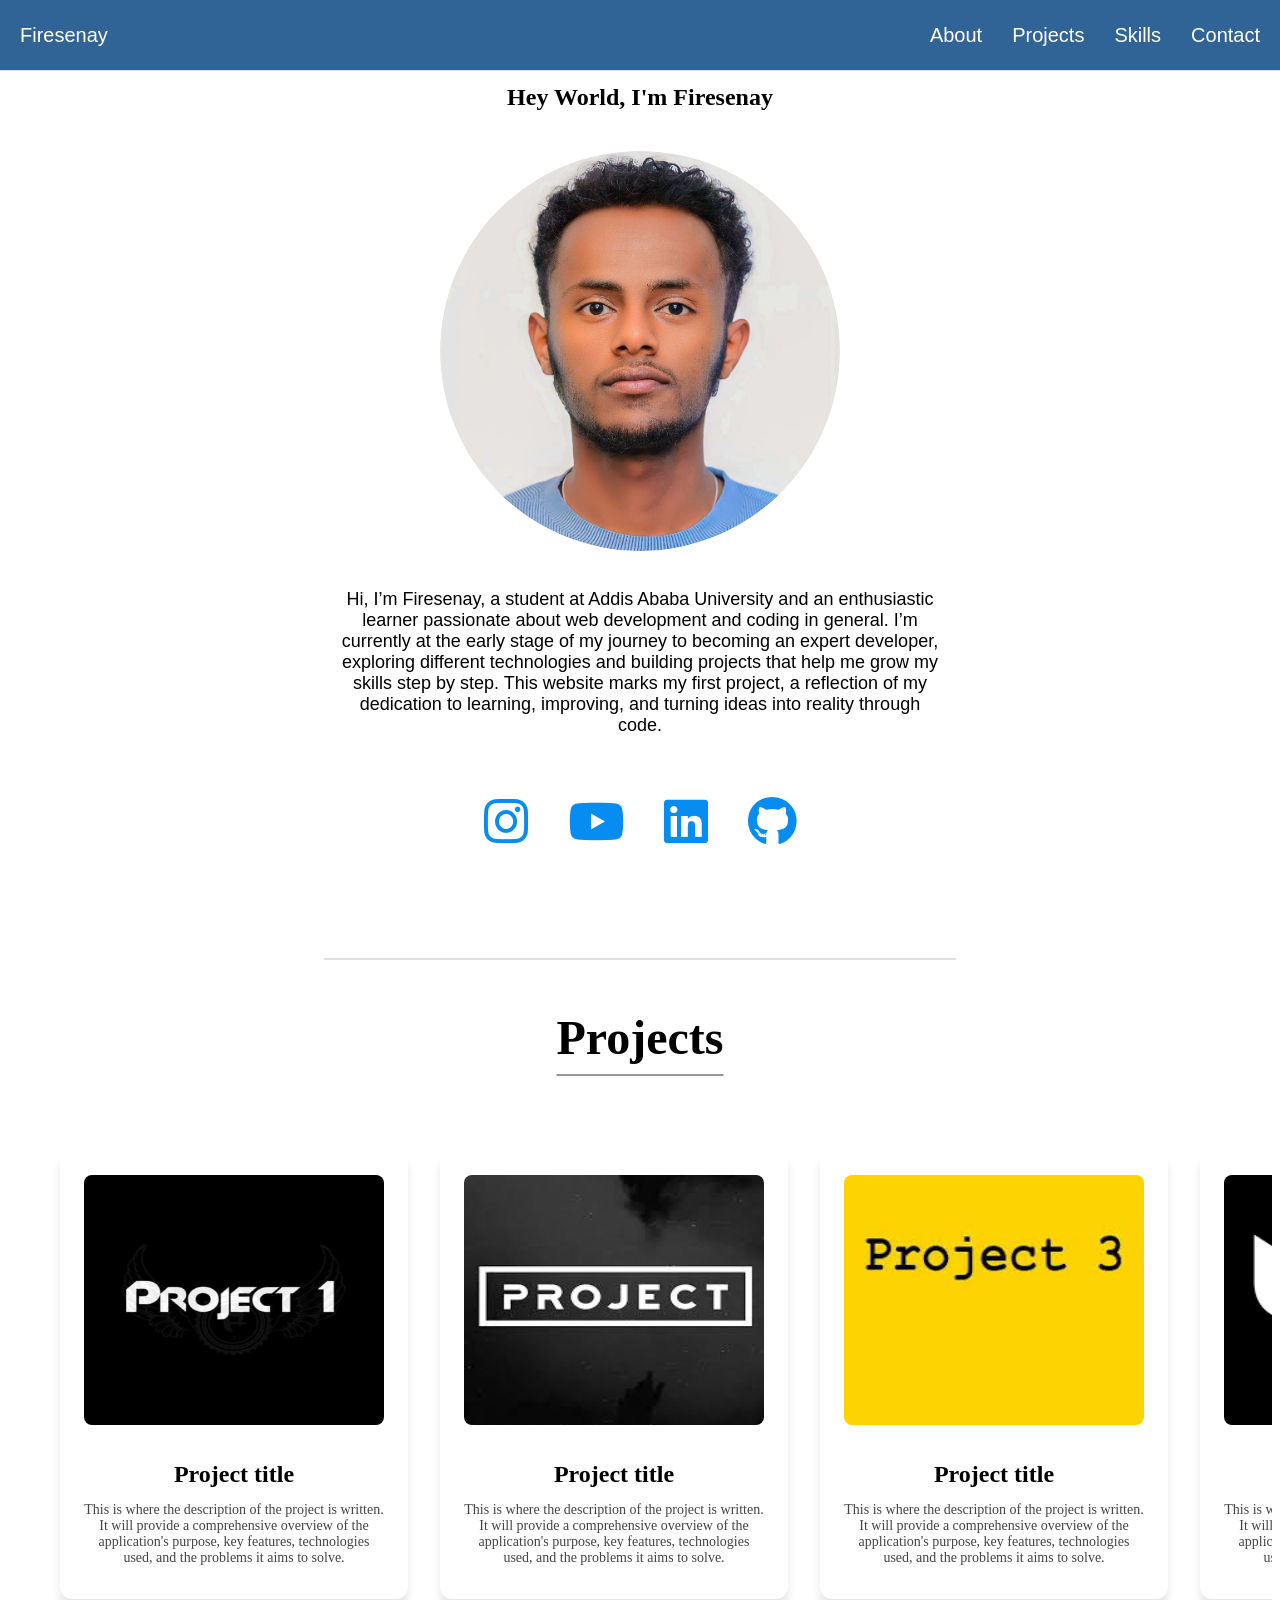
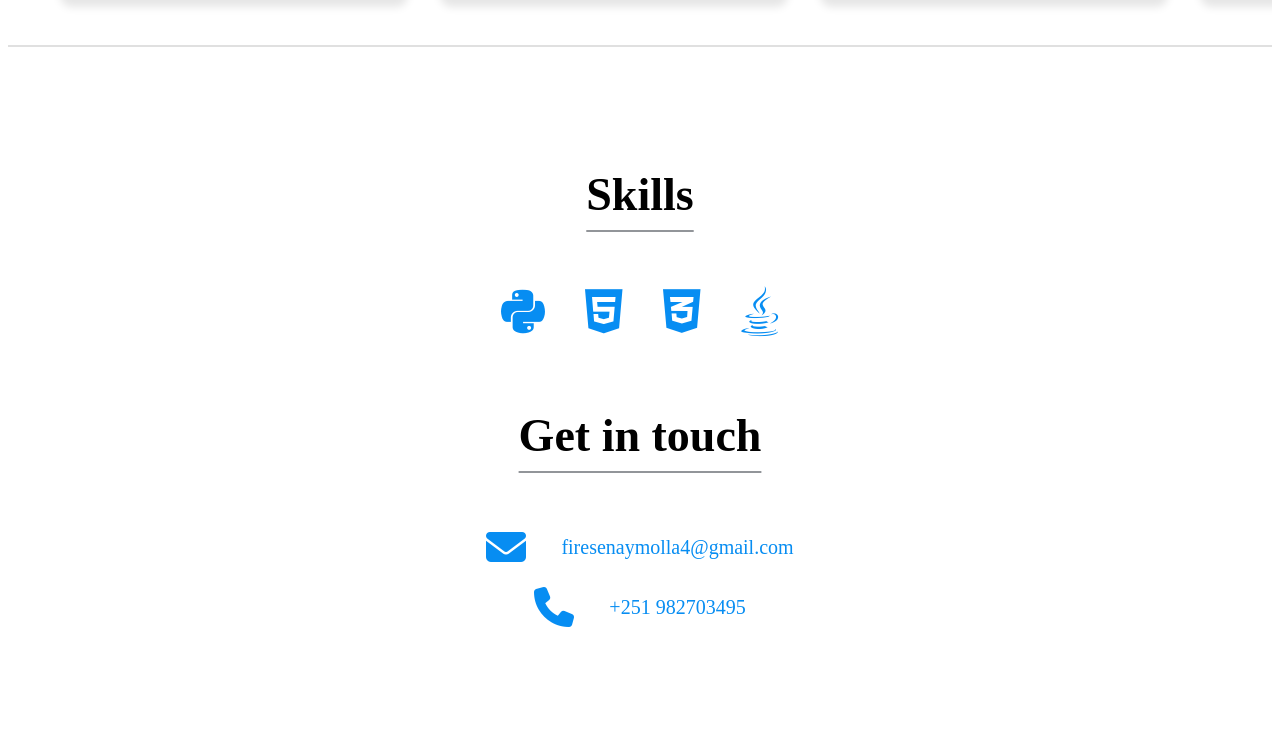
<file: index.html>
<!DOCTYPE <html>
<html>
  <head>
    <title>About Me</title>
    <link rel="stylesheet" href="header.css" />
    <link rel="stylesheet" href="body.css" />
    <link rel="stylesheet" href="project.css" />
    <link rel="stylesheet" href="skills.css" />
    <link rel="stylesheet" href="contact.css" />
    <link
      rel="stylesheet"
      href="https://cdnjs.cloudflare.com/ajax/libs/font-awesome/6.5.0/css/all.min.css"
    />
  </head>
  <body>
    <section>
      <div class="header">
        <div class="left-section">
          <p>Firesenay</p>
        </div>
        <div class="right-section">
          <a href="#about" class="tabs">About</a>
          <a href="#projects" class="tabs">Projects</a>
          <a href="#skills" class="tabs">Skills</a>
          <a href="#contacts" class="tabs">Contact</a>
        </div>
      </div>
      <div id="about" class="content">
        <h1 style="text-align: center">Hey World, I'm Firesenay</h1>
        <div class="profile-pic-box">
          <img src="profile-pic/profile-photo.jpg" class="profile-pic" />
          </div>
        <p class="paragraph">
          Hi, I’m Firesenay, a student at Addis Ababa University and an enthusiastic learner passionate about web development and coding in general. I’m currently at the early stage of my journey to becoming an expert developer, exploring different technologies and building projects that help me grow my skills step by step. This website marks my first project, a reflection of my dedication to learning, improving, and turning ideas into reality through code.
        </p>
        <div class="social-icons">
          <div class="icons">
            <a href="https://www.instagram.com/firesenay_" target="_blank"><i class="fa-brands fa-instagram" style="color: #078df2;"></i></a>
          </div>
          <div class="icons">
            <a href="#"><i class="fa-brands fa-youtube" style="color: #078df2;"></i></a>
          </div>
          <div class="icons">
            <a href="https://www.linkedin.com/in/firesenay-mollalign-162388398" target="_blank"><i class="fa-brands fa-linkedin" style="color: #078df2;"></i></a>
          </div>
          <div class="icons">
            <a href="https://github.com/trikila" target="_blank"><i class="fa-brands fa-github" style="color: #078df2;"></i></a>
          </div>
        </div>
      </div>
    </section>
    <section id="projects">
      <h1 style="text-align: center">Projects</h1>
      <div class="section-1">
        <div class="box">
          <img src="project-pics/project-1.jpeg" />
          <h2>Project title</h2>
          <p>
            This is where the description of the project is written. It will provide a comprehensive overview of the application's purpose, key features, technologies used, and the problems it aims to solve.
          </p>
        </div>
        <div class="box">
          <img src="project-pics/project-2.jpg" alt="" />
          <h2>Project title</h2>
          <p>
            This is where the description of the project is written. It will provide a comprehensive overview of the application's purpose, key features, technologies used, and the problems it aims to solve.
          </p>
        </div>
        <div class="box">
          <img src="project-pics/project-3.jpg" alt="" />
          <h2>Project title</h2>
          <p>
            This is where the description of the project is written. It will provide a comprehensive overview of the application's purpose, key features, technologies used, and the problems it aims to solve.
          </p>
        </div>
        <div class="box">
          <img src="project-pics/project-4.png" alt="" />
          <h2>Project title</h2>
          <p>
            This is where the description of the project is written. It will provide a comprehensive overview of the application's purpose, key features, technologies used, and the problems it aims to solve.
          </p>
        </div>
        <div class="box">
          <img src="project-pics/project-5.webp" alt="" />
          <h2>Project title</h2>
          <p>
           This is where the description of the project is written. It will provide a comprehensive overview of the application's purpose, key features, technologies used, and the problems it aims to solve. 
          </p>
        </div>
      </div>
    </section>

    <section id="skills">
      <h1>Skills</h1>
      <div class="skill-icons">
        <div class="skill-icons-symbol">
          <i class="fa-brands fa-python" style="color: #078df2;"></i>
        </div>
        
        <div class="skill-icons-symbol">
          <i class="fa-brands fa-html5" style="color: #078df2;"></i>
        </div>
        <div class="skill-icons-symbol">
          <i class="fa-brands fa-css3-alt" style="color: #078df2;"></i>
        </div>
        <div class="skill-icons-symbol">
          <i class="fa-brands fa-java" style="color: #078df2;"></i>
        </div>
      </div>
    </section>

    <section id="contacts">
      <h1 style="text-align: center">Get in touch</h1>
      
        <div class="contact-item">
         
            <p class="fa-solid fa-envelope" style="color: #078df2;"></p>
            <a href="https://mail.google.com/mail/?view=cm&fs=1&to=firesenaymolla4@gmail.com" target="_blank">
  firesenaymolla4@gmail.com
</a>

           
            </div>
            <div class="contact-item">
            <p class="fa-solid fa-phone" style="color: #078df2;"></p>
            <a href="tel:+251982703495" class="contact-link phone-link">+251 982703495</a>
        </div>
 </body>
</html>
</file>
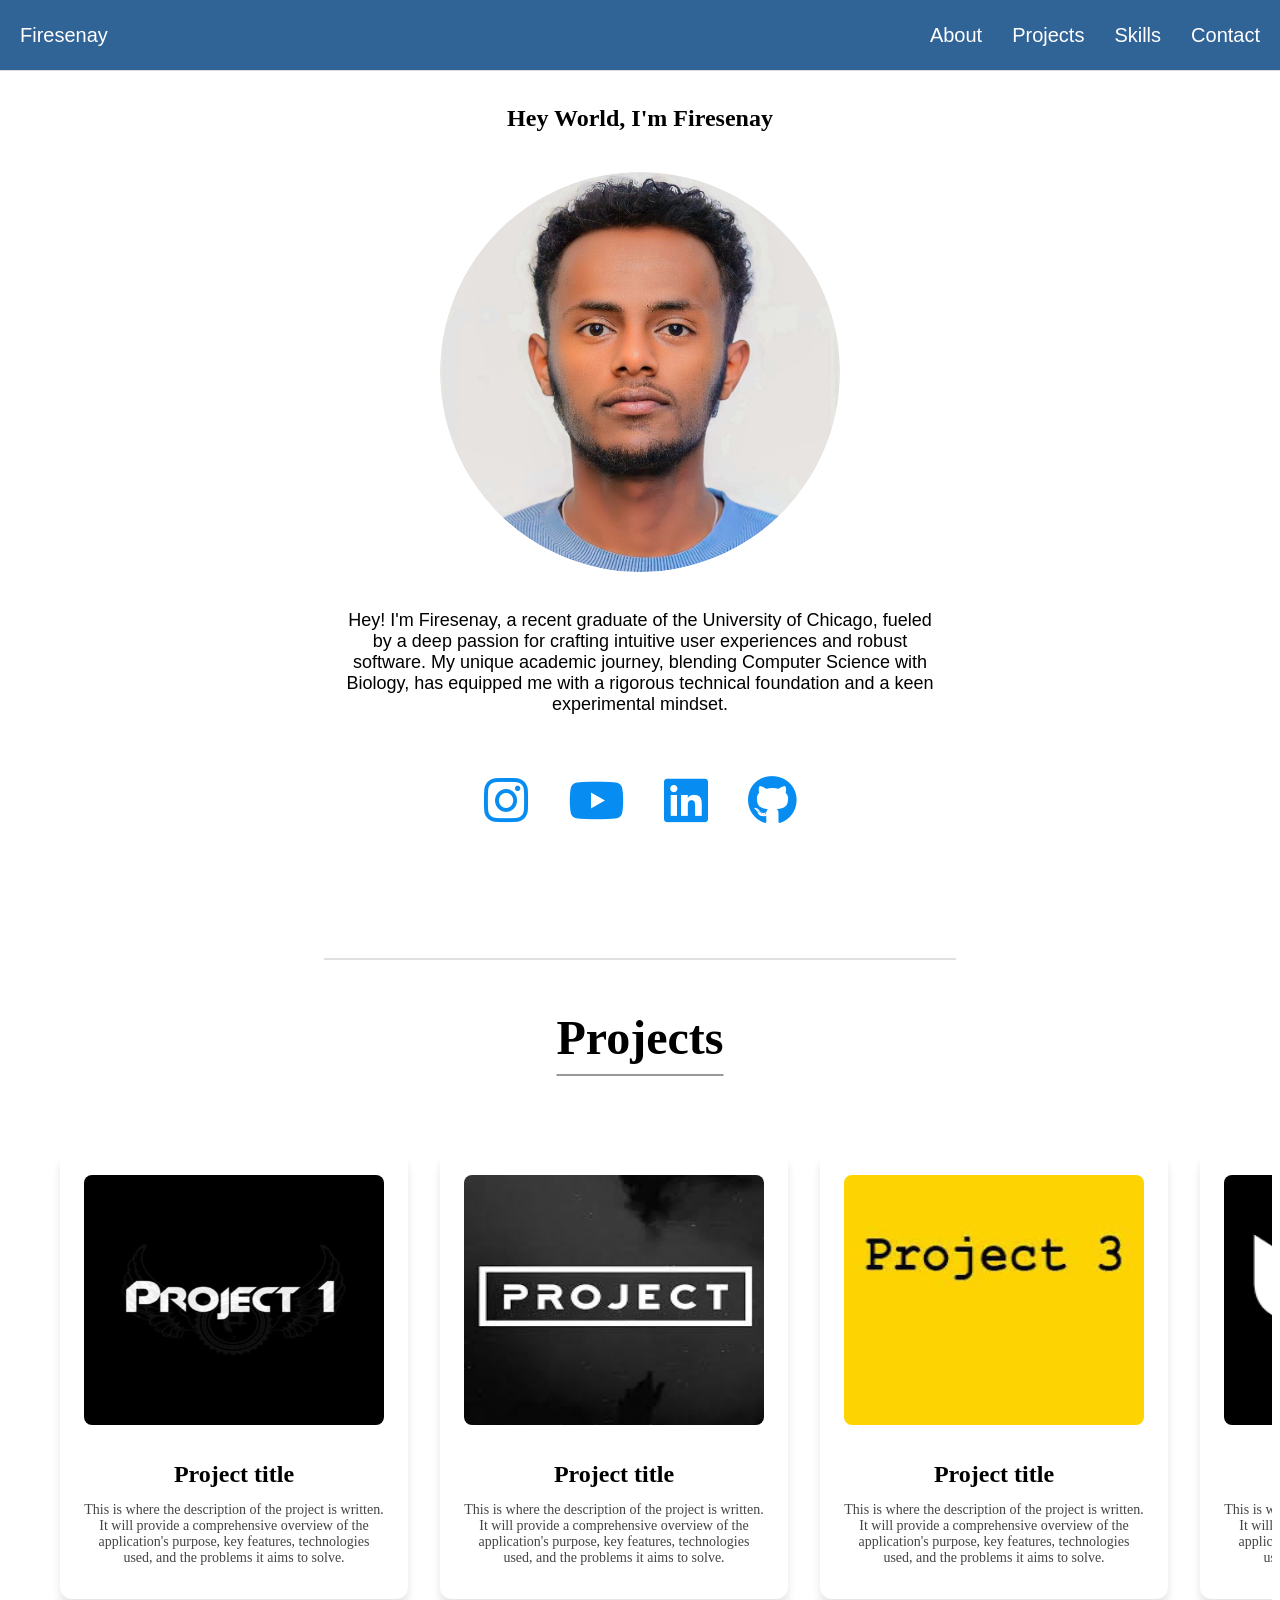
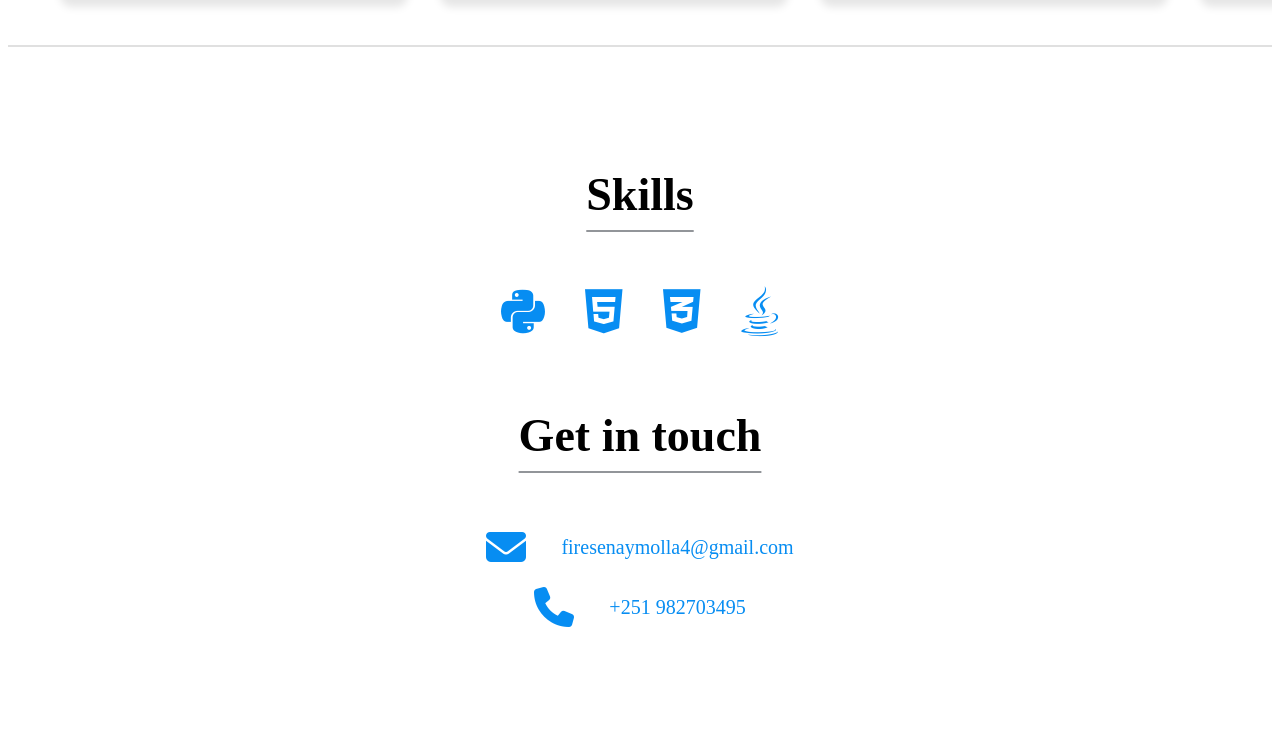
<file: code.html>
<!DOCTYPE <html>
<html>
  <head>
    <title>About Me</title>
    <link rel="stylesheet" href="header.css" />
    <link rel="stylesheet" href="body.css" />
    <link rel="stylesheet" href="project.css" />
    <link rel="stylesheet" href="skills.css" />
    <link rel="stylesheet" href="contact.css" />
    <link
      rel="stylesheet"
      href="https://cdnjs.cloudflare.com/ajax/libs/font-awesome/6.5.0/css/all.min.css"
    />
  </head>
  <body>
    <section>
      <div class="header">
        <div class="left-section">
          <p>Firesenay</p>
        </div>
        <div class="right-section">
          <a href="#about" class="tabs">About</a>
          <a href="#projects" class="tabs">Projects</a>
          <a href="#skills" class="tabs">Skills</a>
          <a href="#contacts" class="tabs">Contact</a>
        </div>
      </div>
      <div id="about" class="content">
        <h1 style="text-align: center">Hey World, I'm Firesenay</h1>
        <div class="profile-pic-box">
          <img src="profile-pic/profile-photo.jpg" class="profile-pic" />
          </div>
        <p class="paragraph">
          Hey! I'm Firesenay, a recent graduate of the University of Chicago,
          fueled by a deep passion for crafting intuitive user experiences and
          robust software. My unique academic journey, blending Computer Science
          with Biology, has equipped me with a rigorous technical foundation and
          a keen experimental mindset.
        </p>
        <div class="social-icons">
          <div class="icons">
            <a href="https://www.instagram.com/firesenay_" target="_blank"><i class="fa-brands fa-instagram" style="color: #078df2;"></i></a>
          </div>
          <div class="icons">
            <a href="#"><i class="fa-brands fa-youtube" style="color: #078df2;"></i></a>
          </div>
          <div class="icons">
            <a href="https://www.linkedin.com/in/firesenay-mollalign-162388398" target="_blank"><i class="fa-brands fa-linkedin" style="color: #078df2;"></i></a>
          </div>
          <div class="icons">
            <a href="https://github.com/trikila" target="_blank"><i class="fa-brands fa-github" style="color: #078df2;"></i></a>
          </div>
        </div>
      </div>
    </section>
    <section id="projects">
      <h1 style="text-align: center">Projects</h1>
      <div class="section-1">
        <div class="box">
          <img src="project-pics/project-1.jpeg" />
          <h2>Project title</h2>
          <p>
            This is where the description of the project is written. It will provide a comprehensive overview of the application's purpose, key features, technologies used, and the problems it aims to solve.
          </p>
        </div>
        <div class="box">
          <img src="project-pics/project-2.jpg" alt="" />
          <h2>Project title</h2>
          <p>
            This is where the description of the project is written. It will provide a comprehensive overview of the application's purpose, key features, technologies used, and the problems it aims to solve.
          </p>
        </div>
        <div class="box">
          <img src="project-pics/project-3.jpg" alt="" />
          <h2>Project title</h2>
          <p>
            This is where the description of the project is written. It will provide a comprehensive overview of the application's purpose, key features, technologies used, and the problems it aims to solve.
          </p>
        </div>
        <div class="box">
          <img src="project-pics/project-4.png" alt="" />
          <h2>Project title</h2>
          <p>
            This is where the description of the project is written. It will provide a comprehensive overview of the application's purpose, key features, technologies used, and the problems it aims to solve.
          </p>
        </div>
        <div class="box">
          <img src="project-pics/project-5.webp" alt="" />
          <h2>Project title</h2>
          <p>
           This is where the description of the project is written. It will provide a comprehensive overview of the application's purpose, key features, technologies used, and the problems it aims to solve. 
          </p>
        </div>
      </div>
    </section>

    <section id="skills">
      <h1>Skills</h1>
      <div class="skill-icons">
        <div class="skill-icons-symbol">
          <i class="fa-brands fa-python" style="color: #078df2;"></i>
        </div>
        
        <div class="skill-icons-symbol">
          <i class="fa-brands fa-html5" style="color: #078df2;"></i>
        </div>
        <div class="skill-icons-symbol">
          <i class="fa-brands fa-css3-alt" style="color: #078df2;"></i>
        </div>
        <div class="skill-icons-symbol">
          <i class="fa-brands fa-java" style="color: #078df2;"></i>
        </div>
      </div>
    </section>

    <section id="contacts">
      <h1 style="text-align: center">Get in touch</h1>
      
        <div class="contact-item">
         
            <p class="fa-solid fa-envelope" style="color: #078df2;"></p>
            <a href="https://mail.google.com/mail/?view=cm&fs=1&to=firesenaymolla4@gmail.com" target="_blank">
  firesenaymolla4@gmail.com
</a>

           
            </div>
            <div class="contact-item">
            <p class="fa-solid fa-phone" style="color: #078df2;"></p>
            <a href="tel:+251982703495" class="contact-link phone-link">+251 982703495</a>
        </div>
 </body>
</html>
</file>
<file: header.css>
.header {
  height: 70px;
  display: flex;
  flex-direction: row;
  justify-content: space-between;
  width: 100%;
  background-color: #306396;
  position: fixed;
  left: 0;
  right: 0;
  top: 0;
  border-bottom-width: 1px;
  border-bottom-style: solid;
  border-bottom-color: rgb(221, 219, 219);
  z-index: 1000;
}
.right-section {
  display: flex;
  align-items: center;
  gap: 30px;
  color: white;
  margin-right: 20px;
  font-size: 20px;
  font-family: "Trebuchet MS", "Lucida Sans Unicode", "Lucida Grande",
    "Lucida Sans", Arial, sans-serif;
}
.right-section a {
  text-decoration: none;
  color: white;
}
.left-section {
  display: flex;
  align-items: center;
  margin-left: 20px;
  color: white;
  font-size: 20px;
  font-family: "Trebuchet MS", "Lucida Sans Unicode", "Lucida Grande",
    "Lucida Sans", Arial, sans-serif;
}

.tabs:hover {
  color: #00ffff;
  cursor: pointer;
  transform: scale(1.2);
}

.left-section p:hover {
  color: #00ffff;
  cursor: pointer;
   transform: scale(1.2);
}
</file>
<file: body.css>
html, body {
  overflow-x: hidden;
}

.content {
  min-height: 100vh;
  display: flex;
  flex-direction: column;
  justify-content: center;
  width: 50%;
  align-items: center;
  text-align: center;
  margin-left: auto;
  margin-right: auto;
  border-bottom-style: solid; 
  border-bottom-width: 2px;
  border-bottom-color: #e0e0e0;
  padding-bottom: 50px;
  border-bottom-width:100% ;
}
.profile-pic-box {
  width: 400px;
  height: 400px;
  margin-top: 20px;
  overflow: hidden;
  border-radius: 50%;
  
}
.profile-pic {
  box-sizing: border-box;
  width: 100%;
  height: 100%;
  border-radius: 50%;
  object-fit: cover;
  object-position: center 30%; 
}
.profile-pic:hover {
  transform: scale(1.05);
  transition: transform 0.3s ease, box-shadow 0.3s ease;
}
.paragraph {
  font-size: 18px;
  font-family: "Trebuchet MS", "Lucida Sans Unicode", "Lucida Grande",
    "Lucida Sans", Arial, sans-serif;
  text-align: center;
  padding-left: 100px;
  padding-right: 100px;
  padding-top: 20px;
  max-width: 300px;
  min-width: 600px;
}
.social-icons {
  display: flex;
  justify-content: center;
  align-items: center;
  margin-top: 40px;
  gap: 10px;
}
.icons {
  cursor: pointer;
  transition: 0.3s ease;
  font-size: 50px;
}
.icons a {

  padding: 15px;
  text-align: center;
  height: 80px;
}

.icons:hover {
  color: #0073e6;
  transform: scale(1.2);

  
}
</file>
<file: project.css>
#projects {
  width: 100%;
  min-height: 80vh;
  margin: 0;
  text-align: center;
}

#projects h1 {
  font-size: 3rem;
  margin-top: 50px;
  font-weight: bold;
  
  text-decoration: underline;
  text-decoration-color: #96989a;
  text-underline-offset: 20px;
  text-decoration-thickness: 1.5px;
}
.section-1 {
    display: flex;
    height: 60vh;
    overflow-x: auto;
    overflow-y: scroll;
    padding: 0 2rem;
    flex-wrap: nowrap;
    gap: 2rem;
    align-items: center;
    margin: auto;
    border-bottom: 2px solid #e0e0e0;
    width: 100%;
    scroll-behavior: smooth;
    scroll-margin-right: 100px;
    scroll-padding-left: 32px;
  scroll-padding-right: 32px;
}

.box {
    background-color: white;
    border-radius: 12px;
    box-shadow: 0 8px 8px rgba(0, 0, 0, 0.1);
    padding: 1.5rem;
    min-width: 300px;
    max-width: 280px;
    height: 400px;
    text-align: center;
    transition: transform 0.3s ease, box-shadow 0.3s ease;
    flex: 0 0 auto;
}

.box:first-child {
    margin-left: 20px; 
}

.box:last-child {
    margin-right: 40px; 
}
.box img {
  width: 100%;
  height: 250px;
  border-radius: 8px;
  margin-bottom: 1rem;
}
.box h2 {
  font-weight: bold;
  margin-bottom: 0.3rem;
}
.box p {
  font-size: 14px;
  color: #444;
}

.box img {
  width: 100%;
  height: 250px;
  border-radius: 8px;
  margin-bottom: 1rem;
}
.box h2 {
  font-weight: bold;
  margin-bottom: 0.3rem;
}
.box p {
  font-size: 14px;
  font-family: ;
  color: #444;
}

.box:hover {
  transform: scale(1.05);
  box-shadow: 0 8px 16px rgba(19, 33, 89, 0.2);
}
</file>
<file: skills.css>
#skills {
  margin: auto;
  text-align: center;
  display: flex;
  flex-direction: column;
  justify-content: center;
}

#skills h1 {
    font-size: 46px;
    text-decoration: underline;
    text-underline-offset: 20px;
    text-decoration-thickness: 1.5px;
    text-decoration-color: #929599; 
    margin-bottom: 50px;
}

.skill-icons {
  display: flex;
  align-items: center;
  justify-content: center;
  gap: 10px;
}
.skill-icons-symbol {
  cursor: pointer;
  transition: 0.3s ease;
  padding: 15px;
  text-align: center;
  height: 70px;
  font-size: 50px;
}
.skill-icons-symbol:hover {
  transform: scale(1.2);
}
</file>
<file: contact.css>
#contacts {
  display: flex;
  flex-direction: column;
  align-items: center;
  justify-content: center;margin-bottom: 100px;
}
#contacts h1 {
  display: flex;
  justify-content: center;
  margin-bottom: 55px;
  font-size: 46px;
  text-decoration: underline;
  text-underline-offset: 20px;
  text-decoration-thickness: 1.5px;
  text-decoration-color: #929599;
}
.contact-item {
  display: flex;
  align-items: center;
  gap: 35px;
  font-size: 20px;
  height: 60px;
  vertical-align: middle;
}

.contact-item p {
  font-size: 40px;
}
.contact-item a:hover {
  transform: scale(1.2);
}

.contact-item a {
  color: #078df2;
  text-decoration: none;
}
</file>
